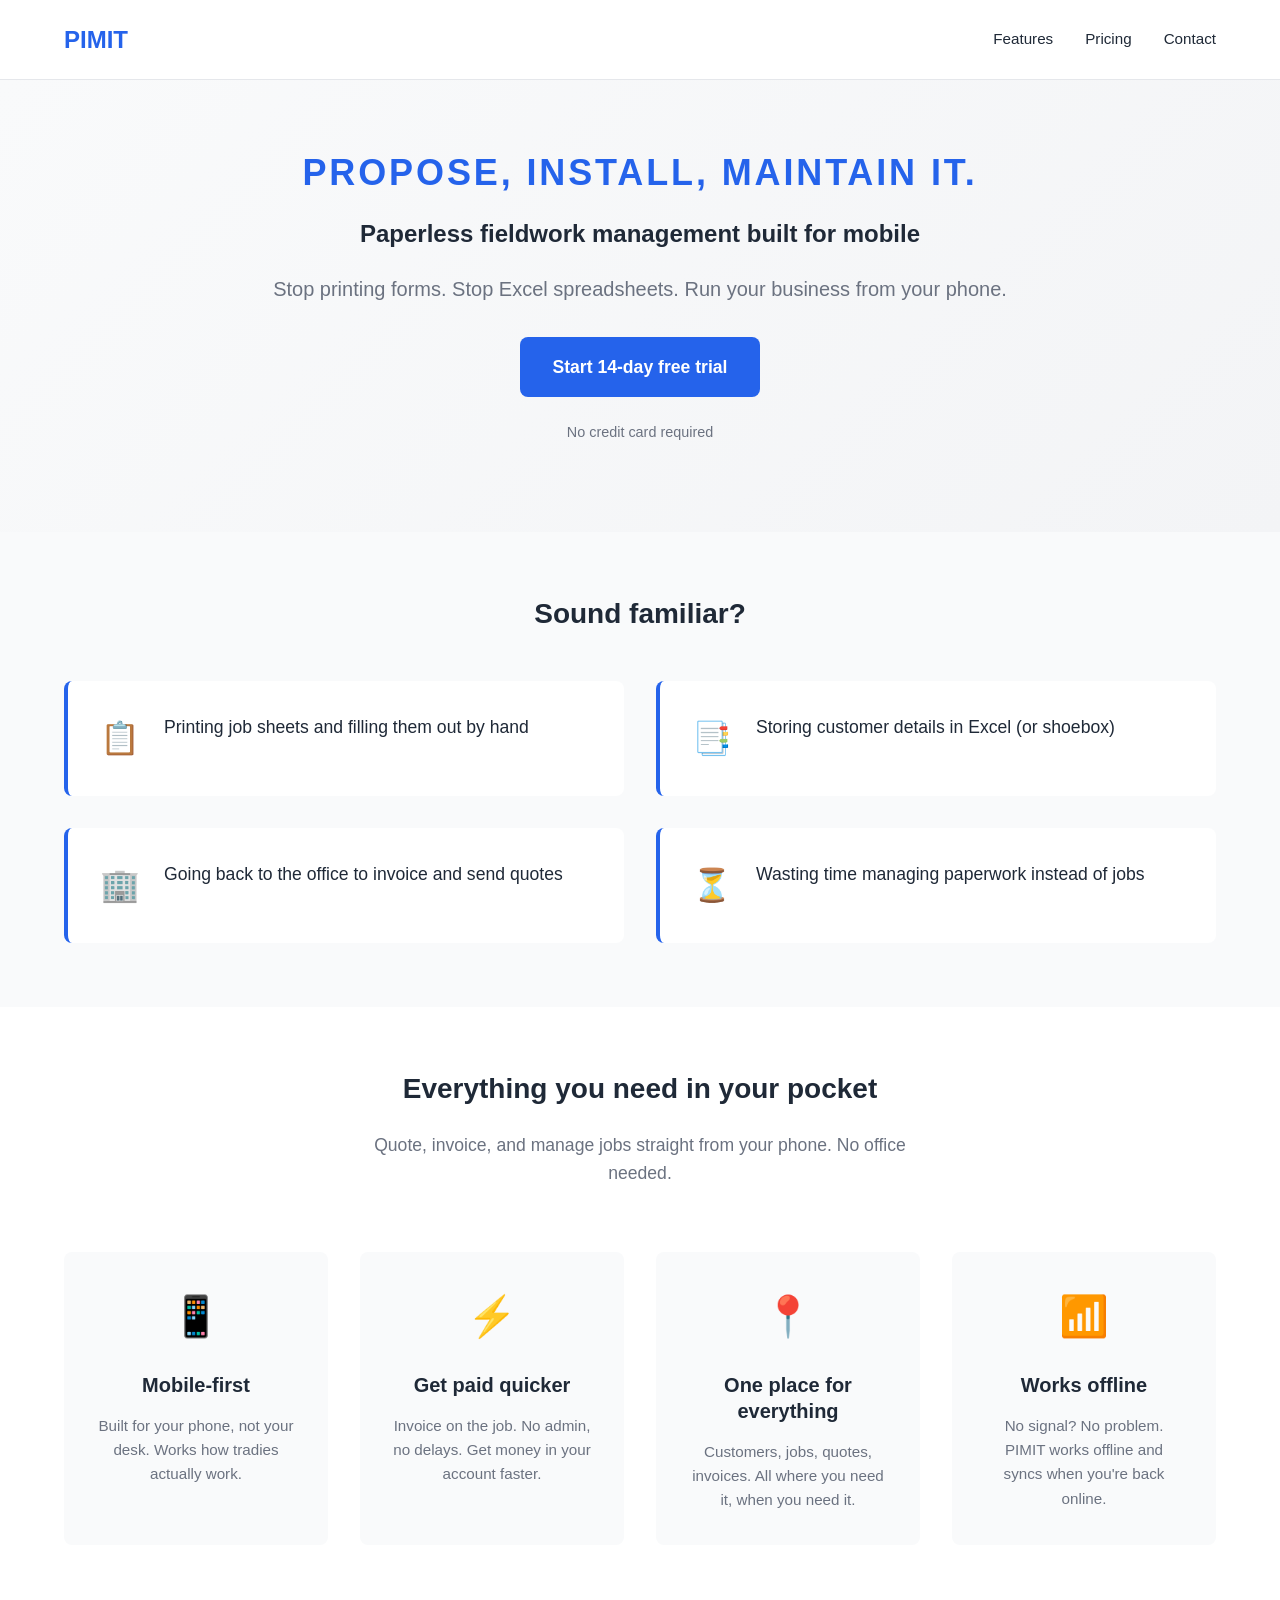
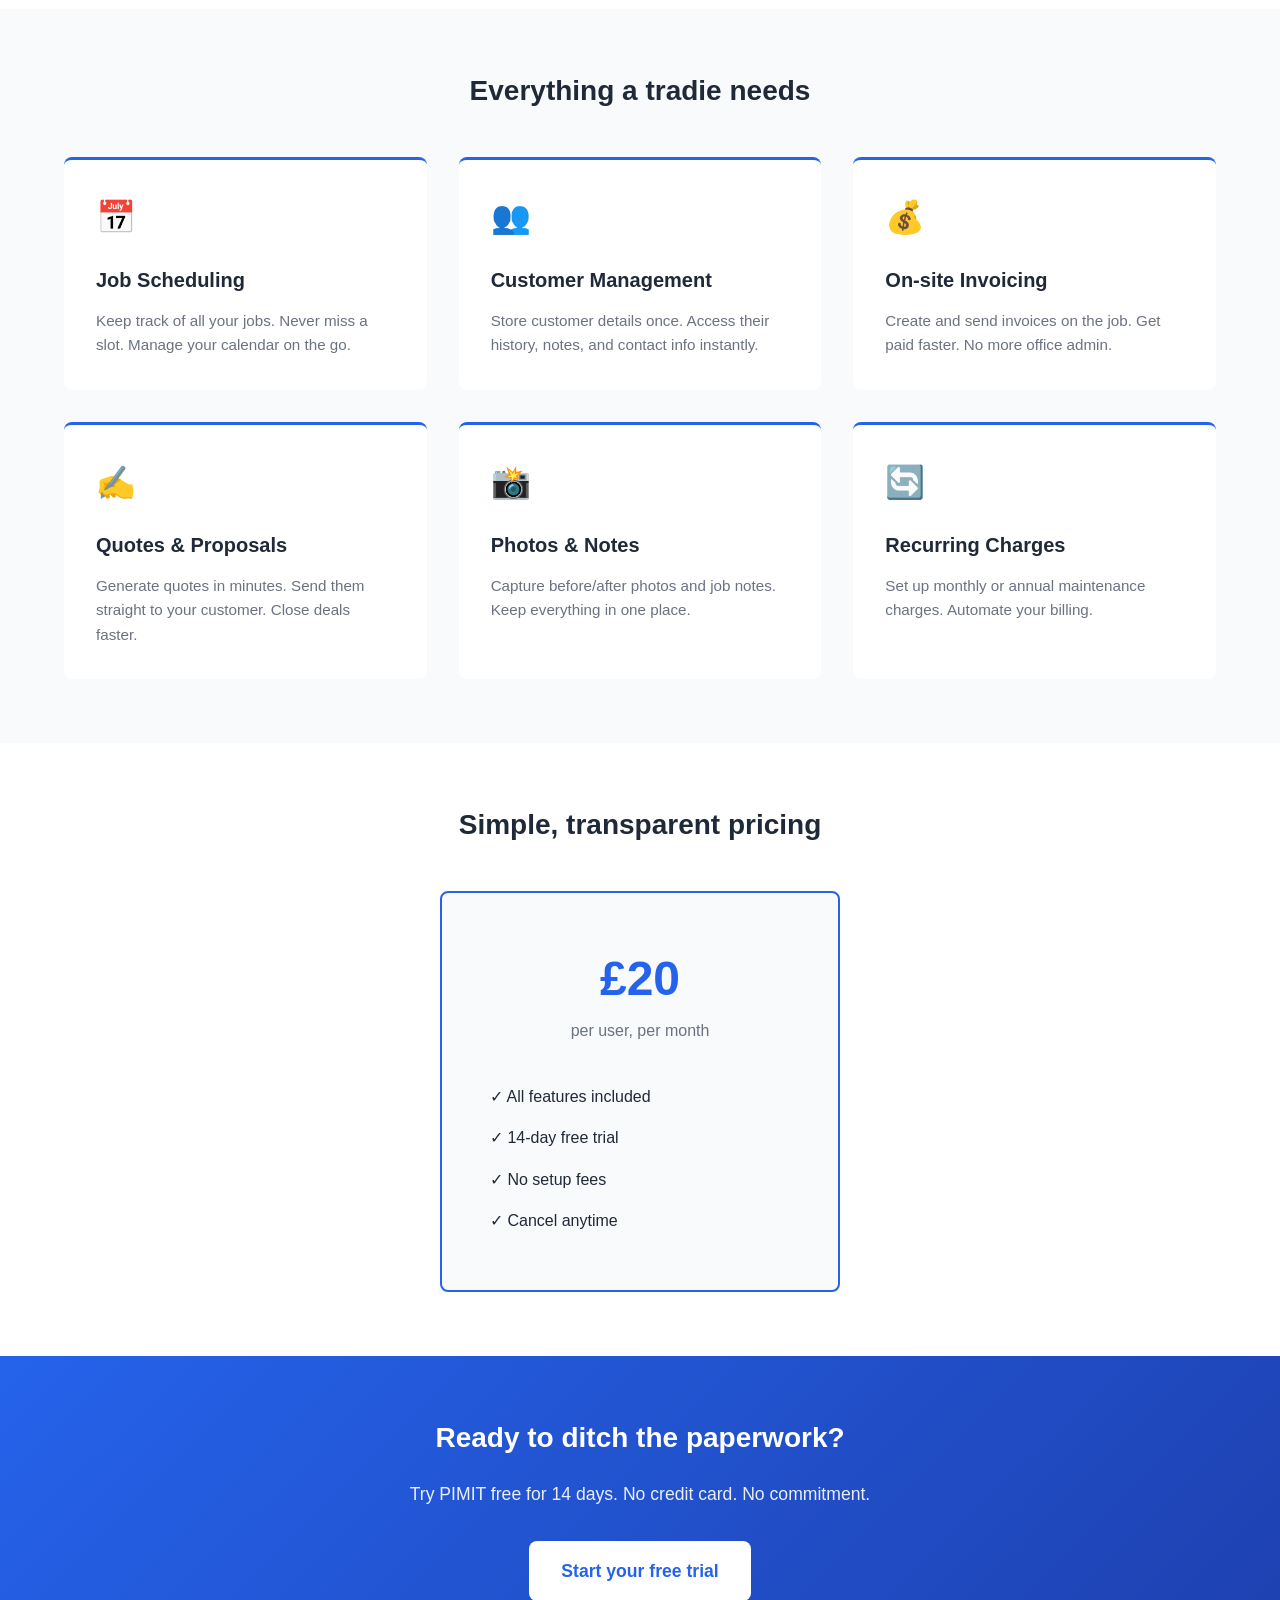
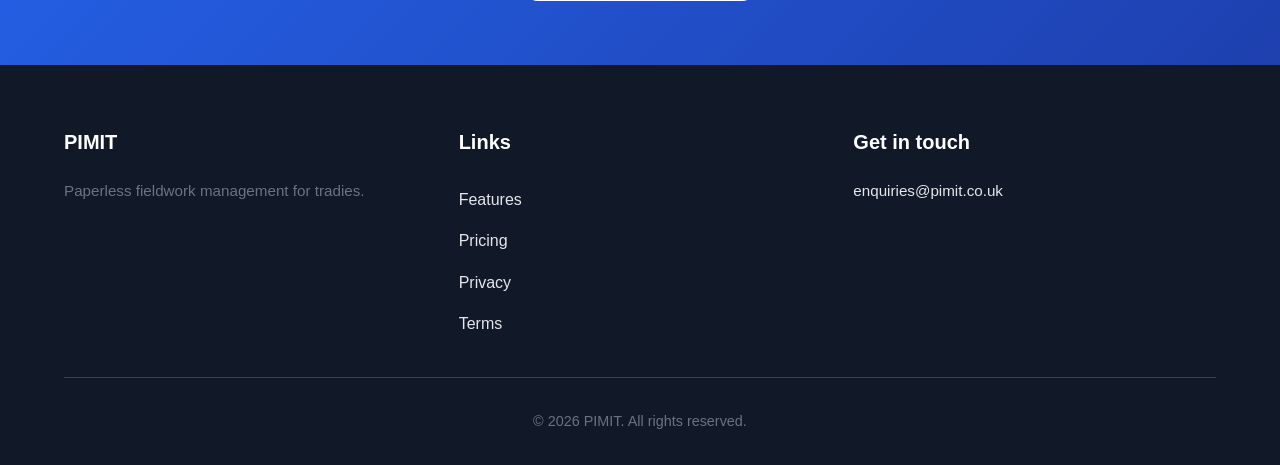
<file: index.html>
<!doctype html>
<html lang="en">
  <head>
    <meta charset="UTF-8" />
    <meta name="viewport" content="width=device-width, initial-scale=1.0" />
    <meta
      name="description"
      content="PIMIT - Paperless fieldwork management built for mobile. Quote, invoice, and manage jobs from your phone. Try free for 14 days."
    />
    <title>PIMIT | Paperless Fieldwork Management for Tradies</title>
    <link rel="stylesheet" href="css/style.css" />
  </head>
  <body>
    <!-- Navigation -->
    <nav class="navbar">
      <div class="container">
        <div class="nav-brand">
          <h1>PIMIT</h1>
        </div>
        <div class="nav-links">
          <a href="#features" class="nav-link">Features</a>
          <a href="#pricing" class="nav-link">Pricing</a>
          <a href="#contact" class="nav-link">Contact</a>
        </div>
      </div>
    </nav>

    <!-- Hero Section -->
    <section class="hero">
      <div class="container">
        <div class="hero-content">
          <p class="hero-kicker">Propose, Install, Maintain it.</p>
          <h2 class="">Paperless fieldwork management built for mobile</h2>
          <p class="hero-subheadline">
            Stop printing forms. Stop Excel spreadsheets. Run your business from
            your phone.
          </p>
          <a href="#signup" class="btn btn-primary btn-large"
            >Start 14-day free trial</a
          >
          <p class="hero-note">No credit card required</p>
        </div>
      </div>
    </section>

    <!-- Problem Section -->
    <section class="problem">
      <div class="container">
        <h3>Sound familiar?</h3>
        <div class="problem-list">
          <div class="problem-item">
            <div class="problem-icon">📋</div>
            <p>Printing job sheets and filling them out by hand</p>
          </div>
          <div class="problem-item">
            <div class="problem-icon">📑</div>
            <p>Storing customer details in Excel (or shoebox)</p>
          </div>
          <div class="problem-item">
            <div class="problem-icon">🏢</div>
            <p>Going back to the office to invoice and send quotes</p>
          </div>
          <div class="problem-item">
            <div class="problem-icon">⏳</div>
            <p>Wasting time managing paperwork instead of jobs</p>
          </div>
        </div>
      </div>
    </section>

    <!-- Solution Section -->
    <section class="solution">
      <div class="container">
        <div class="solution-header">
          <h3>Everything you need in your pocket</h3>
          <p>
            Quote, invoice, and manage jobs straight from your phone. No office
            needed.
          </p>
        </div>
        <div class="solution-grid">
          <div class="solution-card">
            <div class="solution-icon">📱</div>
            <h4>Mobile-first</h4>
            <p>
              Built for your phone, not your desk. Works how tradies actually
              work.
            </p>
          </div>
          <div class="solution-card">
            <div class="solution-icon">⚡</div>
            <h4>Get paid quicker</h4>
            <p>
              Invoice on the job. No admin, no delays. Get money in your account
              faster.
            </p>
          </div>
          <div class="solution-card">
            <div class="solution-icon">📍</div>
            <h4>One place for everything</h4>
            <p>
              Customers, jobs, quotes, invoices. All where you need it, when you
              need it.
            </p>
          </div>
          <div class="solution-card">
            <div class="solution-icon">📶</div>
            <h4>Works offline</h4>
            <p>
              No signal? No problem. PIMIT works offline and syncs when you're
              back online.
            </p>
          </div>
        </div>
      </div>
    </section>

    <!-- Features Section -->
    <section class="features" id="features">
      <div class="container">
        <h3>Everything a tradie needs</h3>
        <div class="features-grid">
          <div class="feature-card">
            <div class="feature-icon">📅</div>
            <h4>Job Scheduling</h4>
            <p>
              Keep track of all your jobs. Never miss a slot. Manage your
              calendar on the go.
            </p>
          </div>
          <div class="feature-card">
            <div class="feature-icon">👥</div>
            <h4>Customer Management</h4>
            <p>
              Store customer details once. Access their history, notes, and
              contact info instantly.
            </p>
          </div>
          <div class="feature-card">
            <div class="feature-icon">💰</div>
            <h4>On-site Invoicing</h4>
            <p>
              Create and send invoices on the job. Get paid faster. No more
              office admin.
            </p>
          </div>
          <div class="feature-card">
            <div class="feature-icon">✍️</div>
            <h4>Quotes & Proposals</h4>
            <p>
              Generate quotes in minutes. Send them straight to your customer.
              Close deals faster.
            </p>
          </div>
          <div class="feature-card">
            <div class="feature-icon">📸</div>
            <h4>Photos & Notes</h4>
            <p>
              Capture before/after photos and job notes. Keep everything in one
              place.
            </p>
          </div>
          <div class="feature-card">
            <div class="feature-icon">🔄</div>
            <h4>Recurring Charges</h4>
            <p>
              Set up monthly or annual maintenance charges. Automate your
              billing.
            </p>
          </div>
        </div>
      </div>
    </section>

    <!-- Pricing Section -->
    <section class="pricing" id="pricing">
      <div class="container">
        <h3>Simple, transparent pricing</h3>
        <div class="pricing-card">
          <div class="pricing-amount">£20</div>
          <div class="pricing-period">per user, per month</div>
          <ul class="pricing-features">
            <li>✓ All features included</li>
            <li>✓ 14-day free trial</li>
            <li>✓ No setup fees</li>
            <li>✓ Cancel anytime</li>
          </ul>
        </div>
      </div>
    </section>

    <!-- CTA Section -->
    <section class="cta-section">
      <div class="container">
        <h3>Ready to ditch the paperwork?</h3>
        <p>Try PIMIT free for 14 days. No credit card. No commitment.</p>
        <a href="#signup" class="btn btn-primary btn-large"
          >Start your free trial</a
        >
      </div>
    </section>

    <!-- Footer -->
    <footer class="footer">
      <div class="container">
        <div class="footer-content">
          <div class="footer-section">
            <h4>PIMIT</h4>
            <p>Paperless fieldwork management for tradies.</p>
          </div>
          <div class="footer-section">
            <h4>Links</h4>
            <ul>
              <li><a href="#features">Features</a></li>
              <li><a href="#pricing">Pricing</a></li>
              <li><a href="privacy.html">Privacy</a></li>
              <li><a href="terms.html">Terms</a></li>
            </ul>
          </div>
          <div class="footer-section">
            <h4>Get in touch</h4>
            <p>
              <a href="mailto:enquiries@pimit.co.uk">enquiries@pimit.co.uk</a>
            </p>
          </div>
        </div>
        <div class="footer-bottom">
          <p>&copy; 2026 PIMIT. All rights reserved.</p>
        </div>
      </div>
    </footer>

    <script src="js/script.js"></script>
  </body>
</html>
</file>
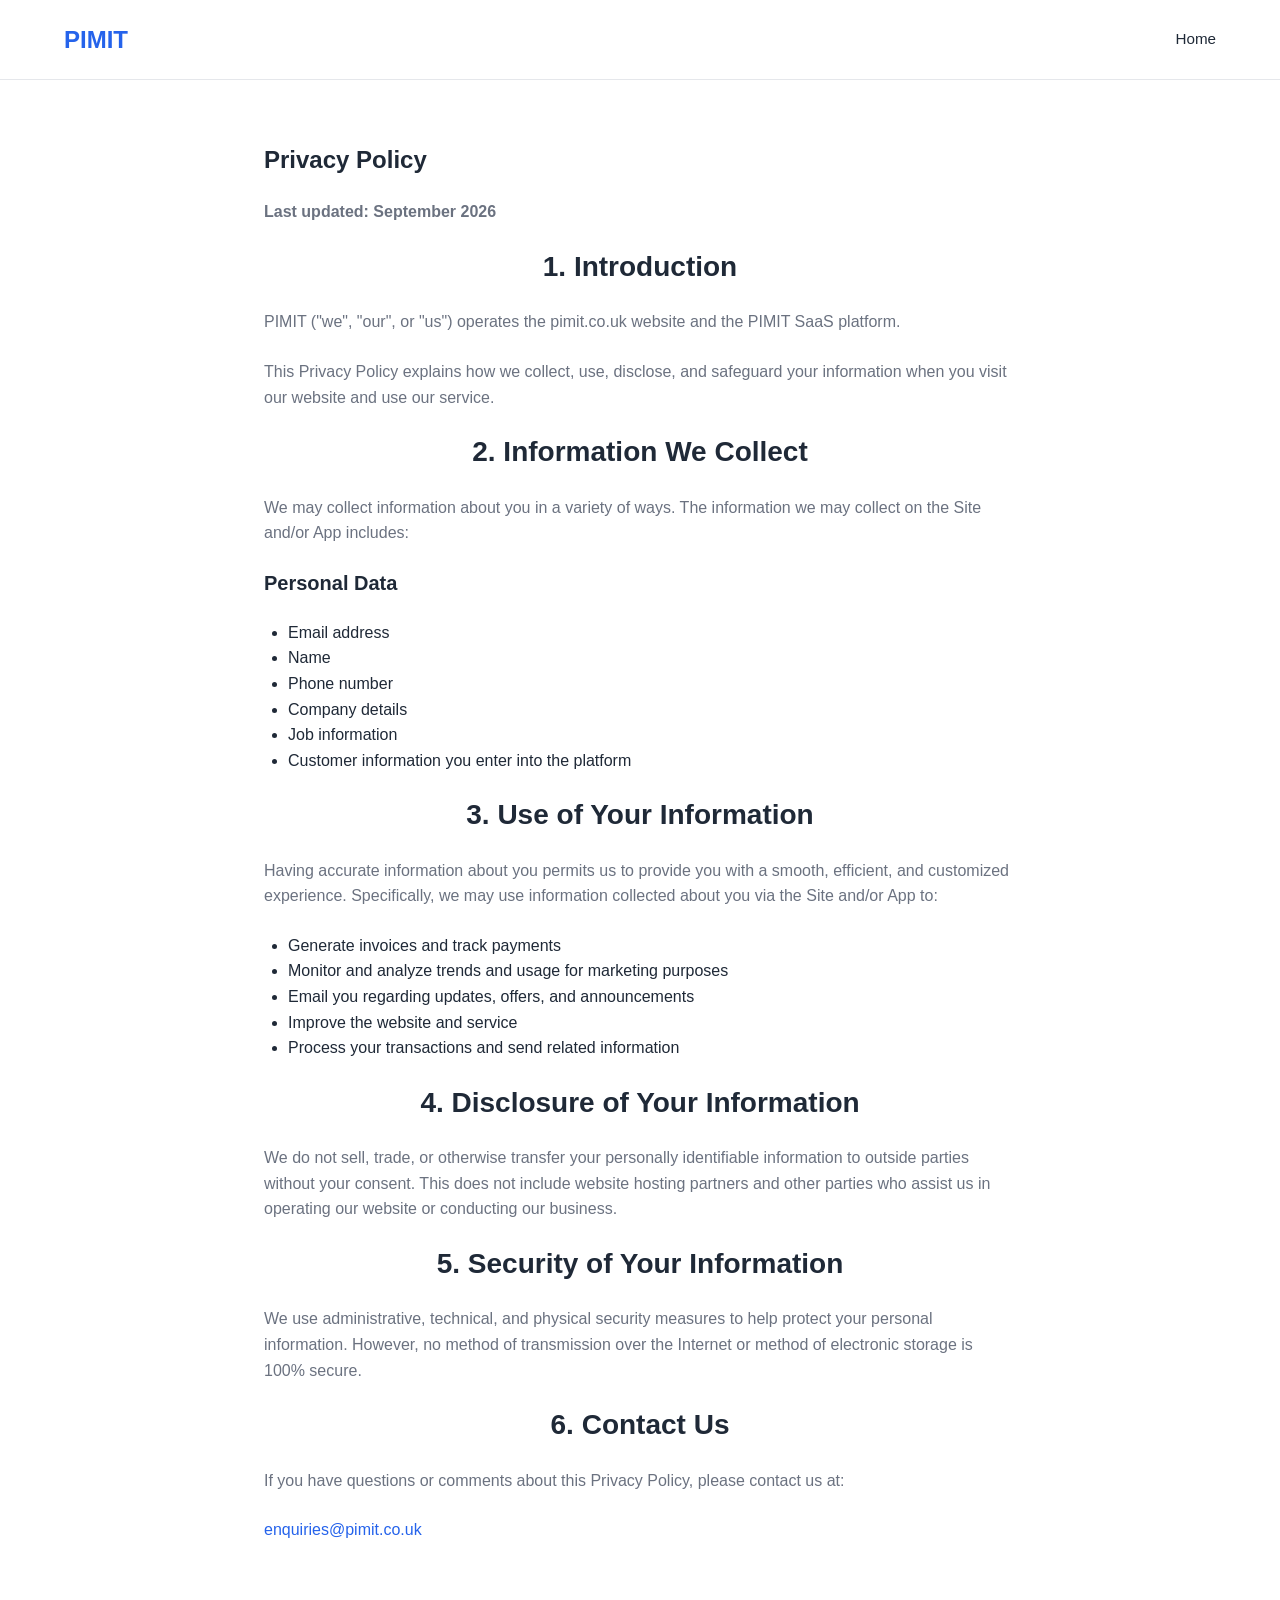
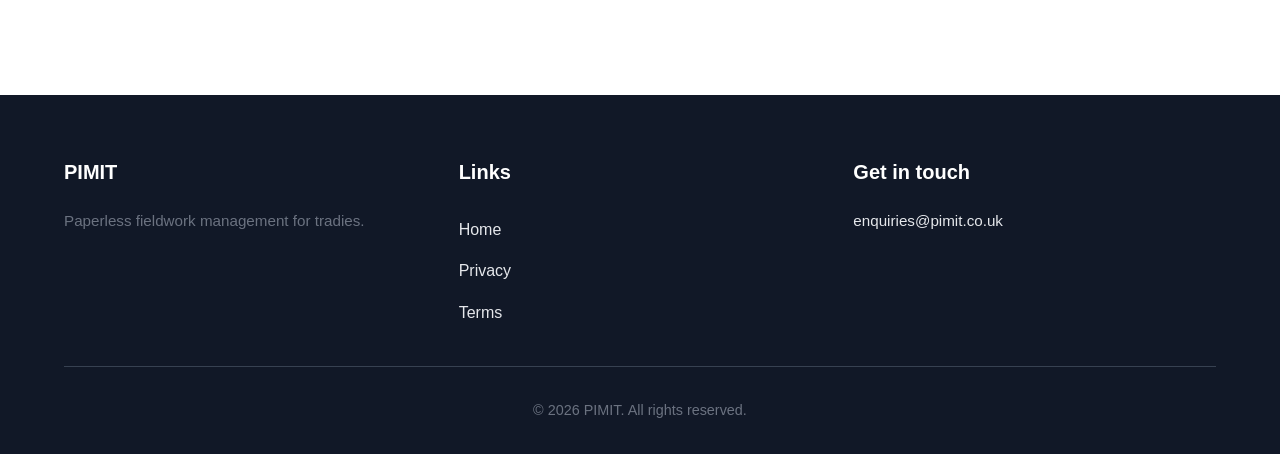
<file: privacy.html>
<!DOCTYPE html>
<html lang="en">
<head>
    <meta charset="UTF-8">
    <meta name="viewport" content="width=device-width, initial-scale=1.0">
    <title>Privacy Policy | PIMIT</title>
    <link rel="stylesheet" href="css/style.css">
</head>
<body>
    <!-- Navigation -->
    <nav class="navbar">
        <div class="container">
            <div class="nav-brand">
                <h1><a href="index.html" style="color: var(--primary-color);">PIMIT</a></h1>
            </div>
            <div class="nav-links">
                <a href="index.html" class="nav-link">Home</a>
            </div>
        </div>
    </nav>

    <!-- Content -->
    <section style="max-width: 800px; margin: 0 auto;">
        <div class="container">
            <h2>Privacy Policy</h2>
            
            <p><strong>Last updated: September 2026</strong></p>

            <h3>1. Introduction</h3>
            <p>PIMIT ("we", "our", or "us") operates the pimit.co.uk website and the PIMIT SaaS platform.</p>
            <p>This Privacy Policy explains how we collect, use, disclose, and safeguard your information when you visit our website and use our service.</p>

            <h3>2. Information We Collect</h3>
            <p>We may collect information about you in a variety of ways. The information we may collect on the Site and/or App includes:</p>

            <h4>Personal Data</h4>
            <ul style="margin-left: 1.5rem; margin-bottom: var(--spacing-md);">
                <li>Email address</li>
                <li>Name</li>
                <li>Phone number</li>
                <li>Company details</li>
                <li>Job information</li>
                <li>Customer information you enter into the platform</li>
            </ul>

            <h3>3. Use of Your Information</h3>
            <p>Having accurate information about you permits us to provide you with a smooth, efficient, and customized experience. Specifically, we may use information collected about you via the Site and/or App to:</p>

            <ul style="margin-left: 1.5rem; margin-bottom: var(--spacing-md);">
                <li>Generate invoices and track payments</li>
                <li>Monitor and analyze trends and usage for marketing purposes</li>
                <li>Email you regarding updates, offers, and announcements</li>
                <li>Improve the website and service</li>
                <li>Process your transactions and send related information</li>
            </ul>

            <h3>4. Disclosure of Your Information</h3>
            <p>We do not sell, trade, or otherwise transfer your personally identifiable information to outside parties without your consent. This does not include website hosting partners and other parties who assist us in operating our website or conducting our business.</p>

            <h3>5. Security of Your Information</h3>
            <p>We use administrative, technical, and physical security measures to help protect your personal information. However, no method of transmission over the Internet or method of electronic storage is 100% secure.</p>

            <h3>6. Contact Us</h3>
            <p>If you have questions or comments about this Privacy Policy, please contact us at:</p>
            <p><a href="mailto:enquiries@pimit.co.uk">enquiries@pimit.co.uk</a></p>
        </div>
    </section>

    <!-- Footer -->
    <footer class="footer" style="margin-top: var(--spacing-2xl);">
        <div class="container">
            <div class="footer-content">
                <div class="footer-section">
                    <h4>PIMIT</h4>
                    <p>Paperless fieldwork management for tradies.</p>
                </div>
                <div class="footer-section">
                    <h4>Links</h4>
                    <ul>
                        <li><a href="index.html">Home</a></li>
                        <li><a href="privacy.html">Privacy</a></li>
                        <li><a href="terms.html">Terms</a></li>
                    </ul>
                </div>
                <div class="footer-section">
                    <h4>Get in touch</h4>
                    <p><a href="mailto:enquiries@pimit.co.uk">enquiries@pimit.co.uk</a></p>
                </div>
            </div>
            <div class="footer-bottom">
                <p>&copy; 2026 PIMIT. All rights reserved.</p>
            </div>
        </div>
    </footer>
</body>
</html>
</file>
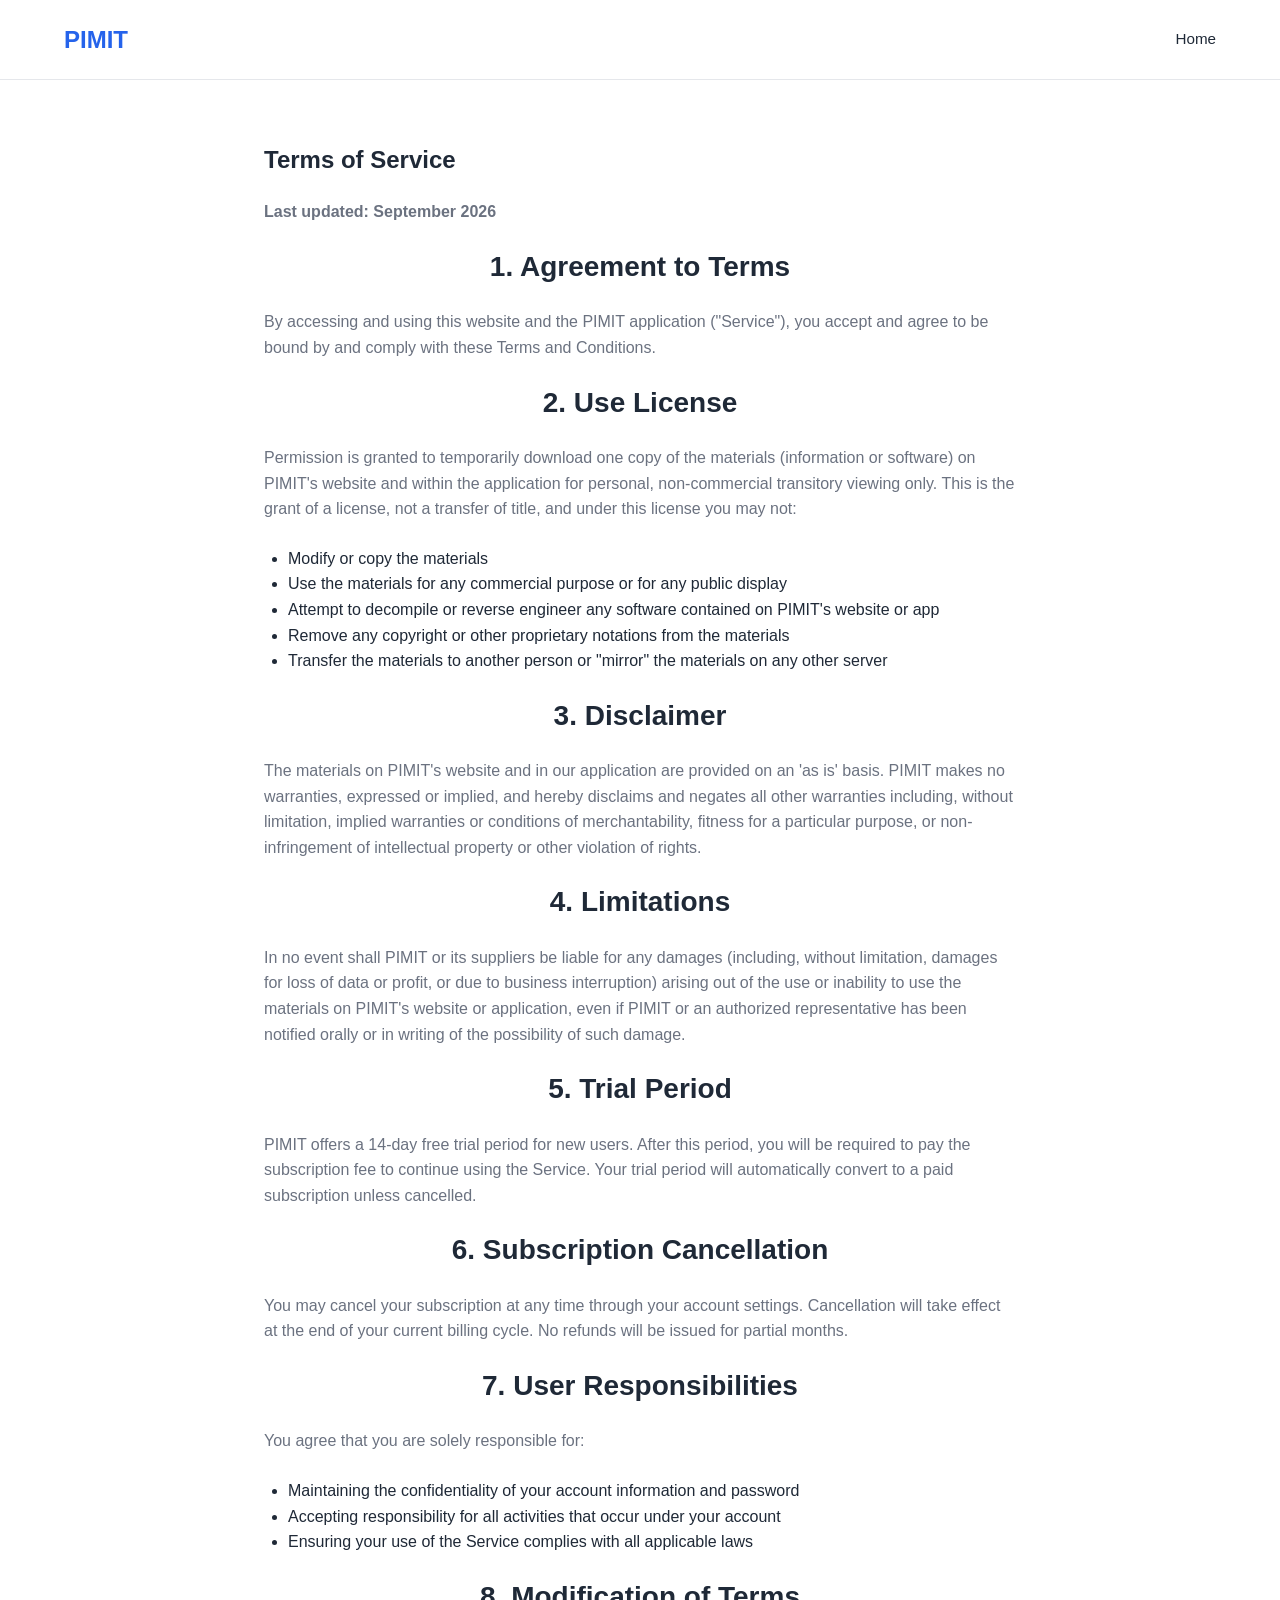
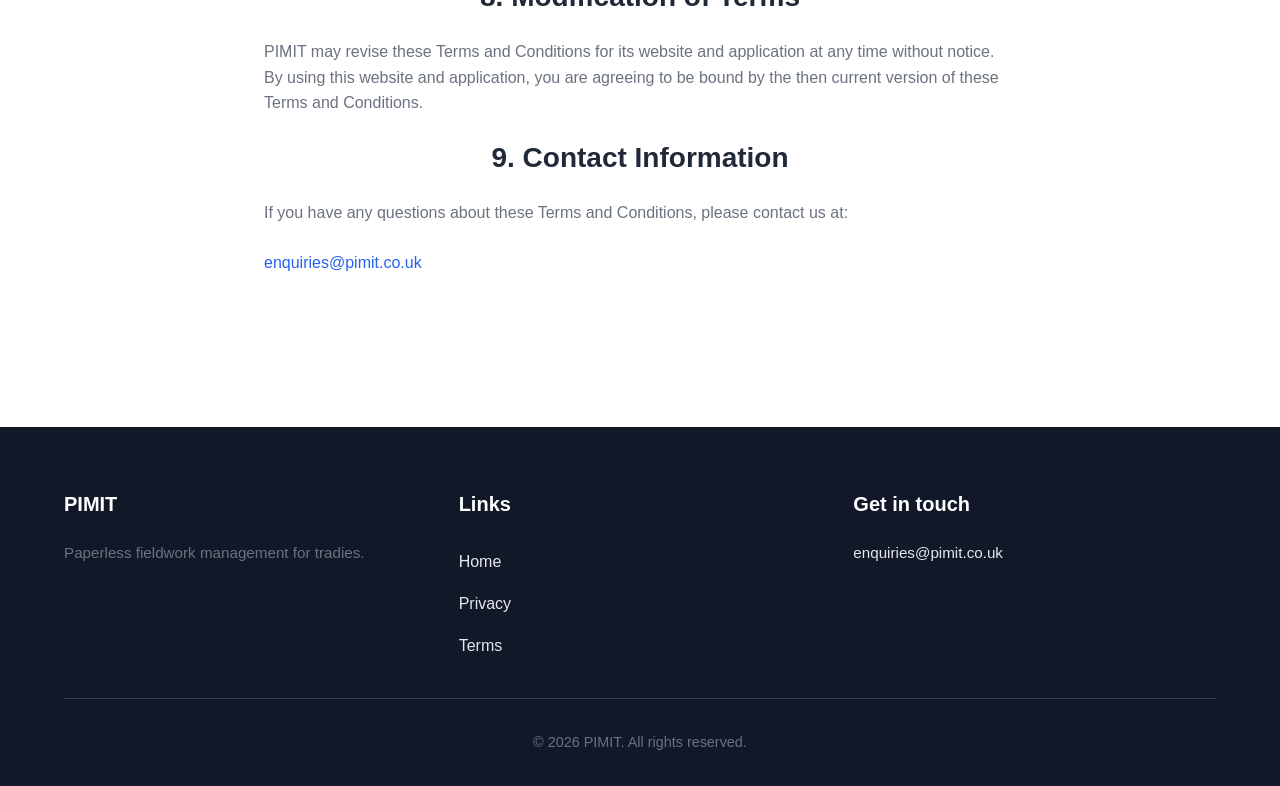
<file: terms.html>
<!DOCTYPE html>
<html lang="en">
<head>
    <meta charset="UTF-8">
    <meta name="viewport" content="width=device-width, initial-scale=1.0">
    <title>Terms of Service | PIMIT</title>
    <link rel="stylesheet" href="css/style.css">
</head>
<body>
    <!-- Navigation -->
    <nav class="navbar">
        <div class="container">
            <div class="nav-brand">
                <h1><a href="index.html" style="color: var(--primary-color);">PIMIT</a></h1>
            </div>
            <div class="nav-links">
                <a href="index.html" class="nav-link">Home</a>
            </div>
        </div>
    </nav>

    <!-- Content -->
    <section style="max-width: 800px; margin: 0 auto;">
        <div class="container">
            <h2>Terms of Service</h2>
            
            <p><strong>Last updated: September 2026</strong></p>

            <h3>1. Agreement to Terms</h3>
            <p>By accessing and using this website and the PIMIT application ("Service"), you accept and agree to be bound by and comply with these Terms and Conditions.</p>

            <h3>2. Use License</h3>
            <p>Permission is granted to temporarily download one copy of the materials (information or software) on PIMIT's website and within the application for personal, non-commercial transitory viewing only. This is the grant of a license, not a transfer of title, and under this license you may not:</p>

            <ul style="margin-left: 1.5rem; margin-bottom: var(--spacing-md);">
                <li>Modify or copy the materials</li>
                <li>Use the materials for any commercial purpose or for any public display</li>
                <li>Attempt to decompile or reverse engineer any software contained on PIMIT's website or app</li>
                <li>Remove any copyright or other proprietary notations from the materials</li>
                <li>Transfer the materials to another person or "mirror" the materials on any other server</li>
            </ul>

            <h3>3. Disclaimer</h3>
            <p>The materials on PIMIT's website and in our application are provided on an 'as is' basis. PIMIT makes no warranties, expressed or implied, and hereby disclaims and negates all other warranties including, without limitation, implied warranties or conditions of merchantability, fitness for a particular purpose, or non-infringement of intellectual property or other violation of rights.</p>

            <h3>4. Limitations</h3>
            <p>In no event shall PIMIT or its suppliers be liable for any damages (including, without limitation, damages for loss of data or profit, or due to business interruption) arising out of the use or inability to use the materials on PIMIT's website or application, even if PIMIT or an authorized representative has been notified orally or in writing of the possibility of such damage.</p>

            <h3>5. Trial Period</h3>
            <p>PIMIT offers a 14-day free trial period for new users. After this period, you will be required to pay the subscription fee to continue using the Service. Your trial period will automatically convert to a paid subscription unless cancelled.</p>

            <h3>6. Subscription Cancellation</h3>
            <p>You may cancel your subscription at any time through your account settings. Cancellation will take effect at the end of your current billing cycle. No refunds will be issued for partial months.</p>

            <h3>7. User Responsibilities</h3>
            <p>You agree that you are solely responsible for:</p>

            <ul style="margin-left: 1.5rem; margin-bottom: var(--spacing-md);">
                <li>Maintaining the confidentiality of your account information and password</li>
                <li>Accepting responsibility for all activities that occur under your account</li>
                <li>Ensuring your use of the Service complies with all applicable laws</li>
            </ul>

            <h3>8. Modification of Terms</h3>
            <p>PIMIT may revise these Terms and Conditions for its website and application at any time without notice. By using this website and application, you are agreeing to be bound by the then current version of these Terms and Conditions.</p>

            <h3>9. Contact Information</h3>
            <p>If you have any questions about these Terms and Conditions, please contact us at:</p>
            <p><a href="mailto:enquiries@pimit.co.uk">enquiries@pimit.co.uk</a></p>
        </div>
    </section>

    <!-- Footer -->
    <footer class="footer" style="margin-top: var(--spacing-2xl);">
        <div class="container">
            <div class="footer-content">
                <div class="footer-section">
                    <h4>PIMIT</h4>
                    <p>Paperless fieldwork management for tradies.</p>
                </div>
                <div class="footer-section">
                    <h4>Links</h4>
                    <ul>
                        <li><a href="index.html">Home</a></li>
                        <li><a href="privacy.html">Privacy</a></li>
                        <li><a href="terms.html">Terms</a></li>
                    </ul>
                </div>
                <div class="footer-section">
                    <h4>Get in touch</h4>
                    <p><a href="mailto:enquiries@pimit.co.uk">enquiries@pimit.co.uk</a></p>
                </div>
            </div>
            <div class="footer-bottom">
                <p>&copy; 2026 PIMIT. All rights reserved.</p>
            </div>
        </div>
    </footer>
</body>
</html>
</file>
<file: css/style.css>
/* ===========================
   Reset & Base Styles
   =========================== */

* {
    margin: 0;
    padding: 0;
    box-sizing: border-box;
}

:root {
    --primary-color: #2563eb;
    --primary-dark: #1e40af;
    --text-dark: #1f2937;
    --text-light: #6b7280;
    --bg-light: #f9fafb;
    --bg-white: #ffffff;
    --border-color: #e5e7eb;
    --spacing-xs: 0.5rem;
    --spacing-sm: 1rem;
    --spacing-md: 1.5rem;
    --spacing-lg: 2rem;
    --spacing-xl: 3rem;
    --spacing-2xl: 4rem;
}

html {
    scroll-behavior: smooth;
}

body {
    font-family: -apple-system, BlinkMacSystemFont, 'Segoe UI', 'Roboto', 'Oxygen', 'Ubuntu', 'Cantarell', sans-serif;
    line-height: 1.6;
    color: var(--text-dark);
    background-color: var(--bg-white);
}

/* ===========================
   Typography
   =========================== */

h1, h2, h3, h4, h5, h6 {
    font-weight: 600;
    line-height: 1.3;
    margin-bottom: var(--spacing-md);
}

h2 {
    font-size: 1.5rem;
}

h3 {
    font-size: 1.75rem;
    text-align: center;
}

h4 {
    font-size: 1.25rem;
}

p {
    margin-bottom: var(--spacing-md);
    color: var(--text-light);
}

a {
    color: var(--primary-color);
    text-decoration: none;
    transition: color 0.3s ease;
}

a:hover {
    color: var(--primary-dark);
}

/* ===========================
   Layout & Containers
   =========================== */

.container {
    width: 100%;
    max-width: 1200px;
    margin: 0 auto;
    padding: 0 var(--spacing-md);
}

section {
    padding: var(--spacing-2xl) 0;
}

/* ===========================
   Navigation
   =========================== */

.navbar {
    background-color: var(--bg-white);
    border-bottom: 1px solid var(--border-color);
    padding: var(--spacing-md) 0;
    position: sticky;
    top: 0;
    z-index: 100;
}

.navbar .container {
    display: flex;
    justify-content: space-between;
    align-items: center;
}

.nav-brand h1 {
    font-size: 1.5rem;
    margin: 0;
    color: var(--primary-color);
}

.nav-links {
    display: flex;
    gap: var(--spacing-lg);
}

.nav-link {
    font-size: 0.95rem;
    color: var(--text-dark);
    font-weight: 500;
    transition: color 0.3s ease;
}

.nav-link:hover {
    color: var(--primary-color);
}

/* ===========================
   Hero Section
   =========================== */

.hero {
    background: linear-gradient(135deg, #f9fafb 0%, #f3f4f6 100%);
    padding: var(--spacing-2xl) 0;
}

.hero-content {
    text-align: center;
}

.hero-headline {
    color: var(--text-dark);
    margin-bottom: var(--spacing-md);
}

.hero-kicker {
    font-size: 2.25rem;
    font-weight: 700;
    letter-spacing: 0.08em;
    text-transform: uppercase;
    color: var(--primary-color);
    margin-bottom: var(--spacing-sm);
}

.hero-subheadline {
    font-size: 1.25rem;
    color: var(--text-light);
    margin-bottom: var(--spacing-lg);
}

.hero-note {
    font-size: 0.9rem;
    color: var(--text-light);
    margin-top: var(--spacing-md);
}

/* ===========================
   Buttons
   =========================== */

.btn {
    display: inline-block;
    padding: 0.75rem 1.5rem;
    border-radius: 0.5rem;
    font-weight: 600;
    transition: all 0.3s ease;
    cursor: pointer;
    border: none;
    text-align: center;
}

.btn-primary {
    background-color: var(--primary-color);
    color: white;
}

.btn-primary:hover {
    background-color: var(--primary-dark);
    transform: translateY(-2px);
    box-shadow: 0 10px 20px rgba(37, 99, 235, 0.2);
}

.btn-large {
    padding: 1rem 2rem;
    font-size: 1.1rem;
}

/* ===========================
   Problem Section
   =========================== */

.problem {
    background-color: var(--bg-light);
}

.problem h3 {
    margin-bottom: var(--spacing-xl);
}

.problem-list {
    display: grid;
    grid-template-columns: 1fr;
    gap: var(--spacing-lg);
}

.problem-item {
    background-color: var(--bg-white);
    padding: var(--spacing-lg);
    border-radius: 0.5rem;
    border-left: 4px solid var(--primary-color);
    display: flex;
    align-items: flex-start;
    gap: var(--spacing-md);
}

.problem-icon {
    font-size: 2rem;
    flex-shrink: 0;
}

.problem-item p {
    margin: 0;
    font-size: 1.1rem;
    color: var(--text-dark);
}

/* ===========================
   Solution Section
   =========================== */

.solution {
    background-color: var(--bg-white);
}

.solution-header {
    text-align: center;
    margin-bottom: var(--spacing-2xl);
}

.solution-header h3 {
    margin-bottom: var(--spacing-md);
}

.solution-header p {
    font-size: 1.1rem;
    max-width: 600px;
    margin-left: auto;
    margin-right: auto;
}

.solution-grid {
    display: grid;
    grid-template-columns: 1fr;
    gap: var(--spacing-lg);
}

.solution-card {
    background-color: var(--bg-light);
    padding: var(--spacing-lg);
    border-radius: 0.5rem;
    text-align: center;
}

.solution-icon {
    font-size: 2.5rem;
    margin-bottom: var(--spacing-md);
    display: block;
}

.solution-card h4 {
    color: var(--text-dark);
    margin-bottom: var(--spacing-sm);
}

.solution-card p {
    margin: 0;
    font-size: 0.95rem;
}

/* ===========================
   Features Section
   =========================== */

.features {
    background-color: var(--bg-light);
}

.features h3 {
    margin-bottom: var(--spacing-xl);
}

.features-grid {
    display: grid;
    grid-template-columns: 1fr;
    gap: var(--spacing-lg);
}

.feature-card {
    background-color: var(--bg-white);
    padding: var(--spacing-lg);
    border-radius: 0.5rem;
    border-top: 3px solid var(--primary-color);
}

.feature-icon {
    font-size: 2rem;
    margin-bottom: var(--spacing-md);
    display: block;
}

.feature-card h4 {
    color: var(--text-dark);
    margin-bottom: var(--spacing-sm);
}

.feature-card p {
    margin: 0;
    font-size: 0.95rem;
}

/* ===========================
   Pricing Section
   =========================== */

.pricing {
    background-color: var(--bg-white);
}

.pricing h3 {
    margin-bottom: var(--spacing-xl);
}

.pricing-card {
    background-color: var(--bg-light);
    padding: var(--spacing-xl);
    border-radius: 0.5rem;
    border: 2px solid var(--primary-color);
    text-align: center;
    max-width: 400px;
    margin: 0 auto;
}

.pricing-amount {
    font-size: 3rem;
    font-weight: 700;
    color: var(--primary-color);
}

.pricing-period {
    font-size: 1rem;
    color: var(--text-light);
    margin-bottom: var(--spacing-lg);
}

.pricing-features {
    list-style: none;
    text-align: left;
}

.pricing-features li {
    padding: 0.5rem 0;
    color: var(--text-dark);
    font-weight: 500;
}

/* ===========================
   CTA Section
   =========================== */

.cta-section {
    background: linear-gradient(135deg, var(--primary-color) 0%, var(--primary-dark) 100%);
    color: white;
    text-align: center;
}

.cta-section h3 {
    color: white;
    margin-bottom: var(--spacing-md);
}

.cta-section p {
    color: rgba(255, 255, 255, 0.9);
    font-size: 1.1rem;
    margin-bottom: var(--spacing-lg);
}

.cta-section .btn-primary {
    background-color: white;
    color: var(--primary-color);
}

.cta-section .btn-primary:hover {
    background-color: var(--bg-light);
}

/* ===========================
   Footer
   =========================== */

.footer {
    background-color: #111827;
    color: #e5e7eb;
    padding: var(--spacing-2xl) 0 var(--spacing-lg);
}

.footer-content {
    display: grid;
    grid-template-columns: 1fr;
    gap: var(--spacing-lg);
    margin-bottom: var(--spacing-lg);
}

.footer-section h4 {
    color: white;
    margin-bottom: var(--spacing-md);
}

.footer-section p {
    margin: 0;
    font-size: 0.95rem;
}

.footer-section ul {
    list-style: none;
}

.footer-section ul li {
    padding: 0.5rem 0;
}

.footer-section a {
    color: #e5e7eb;
}

.footer-section a:hover {
    color: white;
}

.footer-bottom {
    text-align: center;
    padding-top: var(--spacing-lg);
    border-top: 1px solid #374151;
    font-size: 0.9rem;
}

.footer-bottom p {
    margin: 0;
}

/* ===========================
   Responsive Design
   =========================== */

/* Tablet (768px and up) */
@media (min-width: 768px) {
    .nav-links {
        display: flex;
    }

    .hero-headline {
        font-size: 3rem;
    }

    .problem-list {
        grid-template-columns: repeat(2, 1fr);
    }

    .solution-grid {
        grid-template-columns: repeat(2, 1fr);
    }

    .features-grid {
        grid-template-columns: repeat(2, 1fr);
    }

    .footer-content {
        grid-template-columns: repeat(3, 1fr);
    }
}

/* Desktop (1024px and up) */
@media (min-width: 1024px) {
    .hero-headline {
        font-size: 3.5rem;
    }

    .problem-list {
        grid-template-columns: repeat(2, 1fr);
    }

    .solution-grid {
        grid-template-columns: repeat(4, 1fr);
    }

    .features-grid {
        grid-template-columns: repeat(3, 1fr);
    }
}

/* Small screens (mobile optimization) */
@media (max-width: 480px) {
    :root {
        --spacing-lg: 1.5rem;
        --spacing-xl: 2rem;
        --spacing-2xl: 2.5rem;
    }

    section {
        padding: var(--spacing-xl) 0;
    }

    .nav-links {
        gap: var(--spacing-md);
        font-size: 0.85rem;
    }

    h3 {
        font-size: 1.5rem;
    }

    .hero-headline {
        font-size: 1.75rem;
    }

    .btn {
        width: 100%;
    }
}

/* ===========================
   Utility Classes
   =========================== */

.text-center {
    text-align: center;
}

.mt-lg {
    margin-top: var(--spacing-lg);
}

.mb-lg {
    margin-bottom: var(--spacing-lg);
}
</file>
